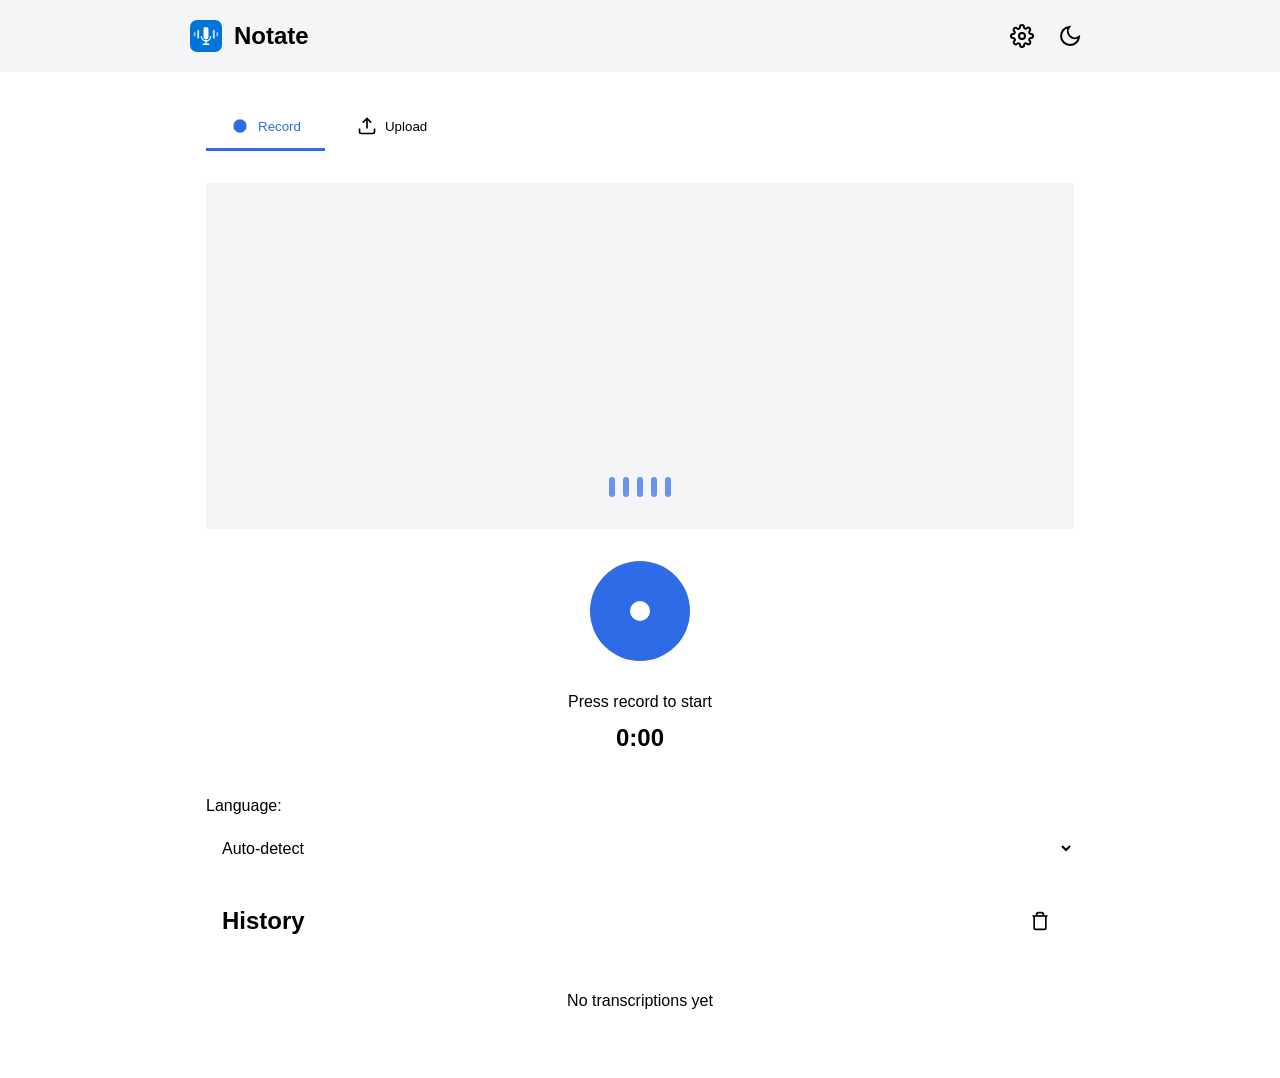
<file: docs/app.html>
<!DOCTYPE html>
<html lang="en">
<head>
    <meta charset="UTF-8">
    <meta name="viewport" content="width=device-width, initial-scale=1.0">
    <title>Notate: On-Device Transcription</title>
    <meta name="description" content="Transcribe speech, music, and audio files entirely on-device. No account, no cloud, no subscription.">
    <meta property="og:title" content="Notate: On-Device Transcription">
    <meta property="og:description" content="Voice to text, nothing leaves your device.">
    <link rel="stylesheet" href="styles.css">
    <style>.embed .navbar{display:none}.embed .main-content{padding-top:0}</style>
    <script>if(/[?&]embed\b/.test(location.search))document.documentElement.classList.add('embed')</script>
</head>
<body>
    <div class="app-container">
        <!-- Navigation -->
        <nav class="navbar">
            <div class="navbar-content">
                <div class="navbar-left">
                    <svg class="navbar-icon" viewBox="0 0 200 200" width="32" height="32"><rect width="200" height="200" rx="44" fill="#0074D9"/><rect x="23.4" y="75.4" width="11.7" height="27.3" rx="5.9" fill="#ffffff" fill-opacity="0.55"/><rect x="45.3" y="61.7" width="11.7" height="54.7" rx="5.9" fill="#ffffff" fill-opacity="0.8"/><rect x="143.0" y="61.7" width="11.7" height="54.7" rx="5.9" fill="#ffffff" fill-opacity="0.8"/><rect x="164.8" y="75.4" width="11.7" height="27.3" rx="5.9" fill="#ffffff" fill-opacity="0.55"/><rect x="84.4" y="44.1" width="31.2" height="78.1" rx="15.6" fill="#ffffff"/><rect x="95.7" y="130.1" width="8.6" height="19.5" rx="4.3" fill="#ffffff"/><rect x="78.5" y="147.3" width="43.0" height="8.6" rx="4.3" fill="#ffffff"/><path d="M71.1 100.8 a28.9 28.9 0 0 0 57.8 0" fill="none" stroke="#ffffff" stroke-width="8.6"/></svg>
                    <h1 class="navbar-title">Notate</h1>
                </div>
                <div class="navbar-right">
                    <button class="btn-icon" id="settingsBtn" title="Settings">
                        <svg width="24" height="24" viewBox="0 0 24 24" fill="none" stroke="currentColor" stroke-width="2">
                            <path d="M12 15a3 3 0 1 0 0-6 3 3 0 0 0 0 6Z"></path>
                            <path d="M19.4 15a1.65 1.65 0 0 0 .33 1.82l.06.06a2 2 0 1 1-2.83 2.83l-.06-.06a1.65 1.65 0 0 0-1.82-.33 1.65 1.65 0 0 0-1 1.51V21a2 2 0 1 1-4 0v-.09a1.65 1.65 0 0 0-1-1.51 1.65 1.65 0 0 0-1.82.33l-.06.06a2 2 0 1 1-2.83-2.83l.06-.06a1.65 1.65 0 0 0 .33-1.82 1.65 1.65 0 0 0-1.51-1H3a2 2 0 1 1 0-4h.09a1.65 1.65 0 0 0 1.51-1 1.65 1.65 0 0 0-.33-1.82l-.06-.06a2 2 0 1 1 2.83-2.83l.06.06a1.65 1.65 0 0 0 1.82.33h0a1.65 1.65 0 0 0 1-1.51V3a2 2 0 1 1 4 0v.09a1.65 1.65 0 0 0 1 1.51h0a1.65 1.65 0 0 0 1.82-.33l.06-.06a2 2 0 1 1 2.83 2.83l-.06.06a1.65 1.65 0 0 0-.33 1.82v0a1.65 1.65 0 0 0 1.51 1H21a2 2 0 1 1 0 4h-.09a1.65 1.65 0 0 0-1.51 1Z"></path>
                        </svg>
                    </button>
                    <button class="btn-icon" id="themeBtn" title="Toggle dark mode">
                        <svg width="24" height="24" viewBox="0 0 24 24" fill="none" stroke="currentColor" stroke-width="2">
                            <path d="M21 12.79A9 9 0 1 1 11.21 3 7 7 0 0 0 21 12.79z"></path>
                        </svg>
                    </button>
                </div>
            </div>
        </nav>

        <!-- Main Content -->
        <div class="main-content">
            <!-- Input Tabs -->
            <div class="tabs">
                <button class="tab-btn active" data-tab="record">
                    <svg width="20" height="20" viewBox="0 0 24 24" fill="currentColor">
                        <circle cx="12" cy="12" r="8"></circle>
                    </svg>
                    Record
                </button>
                <button class="tab-btn" data-tab="upload">
                    <svg width="20" height="20" viewBox="0 0 24 24" fill="none" stroke="currentColor" stroke-width="2">
                        <path d="M21 15v4a2 2 0 0 1-2 2H5a2 2 0 0 1-2-2v-4"></path>
                        <polyline points="17 8 12 3 7 8"></polyline>
                        <line x1="12" y1="3" x2="12" y2="15"></line>
                    </svg>
                    Upload
                </button>
            </div>

            <!-- Record Tab -->
            <section id="record-tab" class="tab-content active">
                <div class="record-section">
                    <!-- Waveform Visualization -->
                    <div class="waveform-container">
                        <canvas id="waveformCanvas"></canvas>
                        <div class="waveform-bars" id="waveformBars">
                            <div class="bar"></div>
                            <div class="bar"></div>
                            <div class="bar"></div>
                            <div class="bar"></div>
                            <div class="bar"></div>
                        </div>
                    </div>

                    <!-- Record Button -->
                    <div class="record-controls">
                        <button id="recordBtn" class="btn-record">
                            <span class="record-icon"></span>
                        </button>
                        <div class="record-status">
                            <p id="recordStatus">Press record to start</p>
                            <p id="recordTime" class="record-time">0:00</p>
                        </div>
                    </div>

                    <!-- Settings Row -->
                    <div class="settings-row">
                        <div class="setting-group">
                            <label for="languageSelect">Language:</label>
                            <select id="languageSelect" class="select-control">
                                <option value="auto">Auto-detect</option>
                                <option value="en">English</option>
                                <option value="es">Spanish</option>
                                <option value="fr">French</option>
                                <option value="de">German</option>
                                <option value="it">Italian</option>
                                <option value="pt">Portuguese</option>
                                <option value="ru">Russian</option>
                                <option value="ja">Japanese</option>
                                <option value="ko">Korean</option>
                                <option value="zh">Chinese</option>
                                <option value="ar">Arabic</option>
                            </select>
                        </div>
                    </div>
                </div>
            </section>

            <!-- Upload Tab -->
            <section id="upload-tab" class="tab-content">
                <div class="upload-section">
                    <div class="upload-area" id="uploadArea">
                        <svg width="48" height="48" viewBox="0 0 24 24" fill="none" stroke="currentColor" stroke-width="2">
                            <path d="M21 15v4a2 2 0 0 1-2 2H5a2 2 0 0 1-2-2v-4"></path>
                            <polyline points="17 8 12 3 7 8"></polyline>
                            <line x1="12" y1="3" x2="12" y2="15"></line>
                        </svg>
                        <h3>Drop audio files here</h3>
                        <p>or click to select</p>
                        <input type="file" id="fileInput" accept="audio/*" style="display:none;">
                    </div>

                    <!-- Upload Settings -->
                    <div class="settings-row">
                        <div class="setting-group">
                            <label for="uploadLanguageSelect">Language:</label>
                            <select id="uploadLanguageSelect" class="select-control">
                                <option value="auto">Auto-detect</option>
                                <option value="en">English</option>
                                <option value="es">Spanish</option>
                                <option value="fr">French</option>
                                <option value="de">German</option>
                                <option value="it">Italian</option>
                                <option value="pt">Portuguese</option>
                                <option value="ru">Russian</option>
                                <option value="ja">Japanese</option>
                                <option value="ko">Korean</option>
                                <option value="zh">Chinese</option>
                                <option value="ar">Arabic</option>
                            </select>
                        </div>
                    </div>
                </div>
            </section>

            <!-- Transcription Display -->
            <div id="transcriptionArea" class="transcription-area" style="display:none;">
                <div class="transcription-header">
                    <h2>Transcription</h2>
                    <div class="transcription-actions">
                        <button class="btn-action" id="copyBtn" title="Copy to clipboard">
                            <svg width="18" height="18" viewBox="0 0 24 24" fill="none" stroke="currentColor" stroke-width="2">
                                <path d="M16 4h2a2 2 0 0 1 2 2v14a2 2 0 0 1-2 2H6a2 2 0 0 1-2-2V6a2 2 0 0 1 2-2h2"></path>
                                <rect x="8" y="2" width="8" height="4" rx="1" ry="1"></rect>
                            </svg>
                            Copy
                        </button>
                        <button class="btn-action" id="downloadBtn" title="Download as text">
                            <svg width="18" height="18" viewBox="0 0 24 24" fill="none" stroke="currentColor" stroke-width="2">
                                <path d="M21 15v4a2 2 0 0 1-2 2H5a2 2 0 0 1-2-2v-4"></path>
                                <polyline points="7 10 12 15 17 10"></polyline>
                                <line x1="12" y1="15" x2="12" y2="3"></line>
                            </svg>
                            Download
                        </button>
                        <button class="btn-action btn-close" id="closeTranscriptionBtn" title="Close">×</button>
                    </div>
                </div>
                <div id="transcriptionText" class="transcription-text"></div>
                <p id="transcriptionMeta" class="transcription-meta"></p>
            </div>
        </div>

        <!-- History Panel -->
        <div id="historyPanel" class="history-panel">
            <div class="history-header">
                <h2>History</h2>
                <button class="btn-icon" id="clearHistoryBtn" title="Clear all history">
                    <svg width="20" height="20" viewBox="0 0 24 24" fill="none" stroke="currentColor" stroke-width="2">
                        <polyline points="3 6 5 6 21 6"></polyline>
                        <path d="M19 6v14a2 2 0 0 1-2 2H7a2 2 0 0 1-2-2V6m3 0V4a2 2 0 0 1 2-2h4a2 2 0 0 1 2 2v2"></path>
                    </svg>
                </button>
            </div>
            <div id="historyList" class="history-list">
                <p class="history-empty">No transcriptions yet</p>
            </div>
        </div>

        <!-- Settings Modal -->
        <div id="settingsModal" class="modal" style="display:none;">
            <div class="modal-content">
                <div class="modal-header">
                    <h2>Settings</h2>
                    <button class="btn-icon" id="closeSettingsBtn">×</button>
                </div>
                <div class="modal-body">
                    <div class="setting-item">
                        <label for="modelSelect">Transcription Model:</label>
                        <select id="modelSelect" class="select-control">
                            <option value="web-speech">Web Speech API (Fast, Offline)</option>
                        </select>
                        <p class="setting-description">Uses your browser's built-in speech recognition. Offline and free, but accuracy varies by browser.</p>
                    </div>
                    <div class="setting-item">
                        <button id="exportHistoryBtn" class="btn-secondary">Export History as JSON</button>
                        <button id="importHistoryBtn" class="btn-secondary">Import History</button>
                        <input type="file" id="historyFileInput" accept=".json" style="display:none;">
                    </div>
                </div>
            </div>
        </div>

        <!-- Overlay for modals -->
        <div id="modalOverlay" class="modal-overlay" style="display:none;"></div>
    </div>

    <script src="script.js"></script>
</body>
</html>
</file>
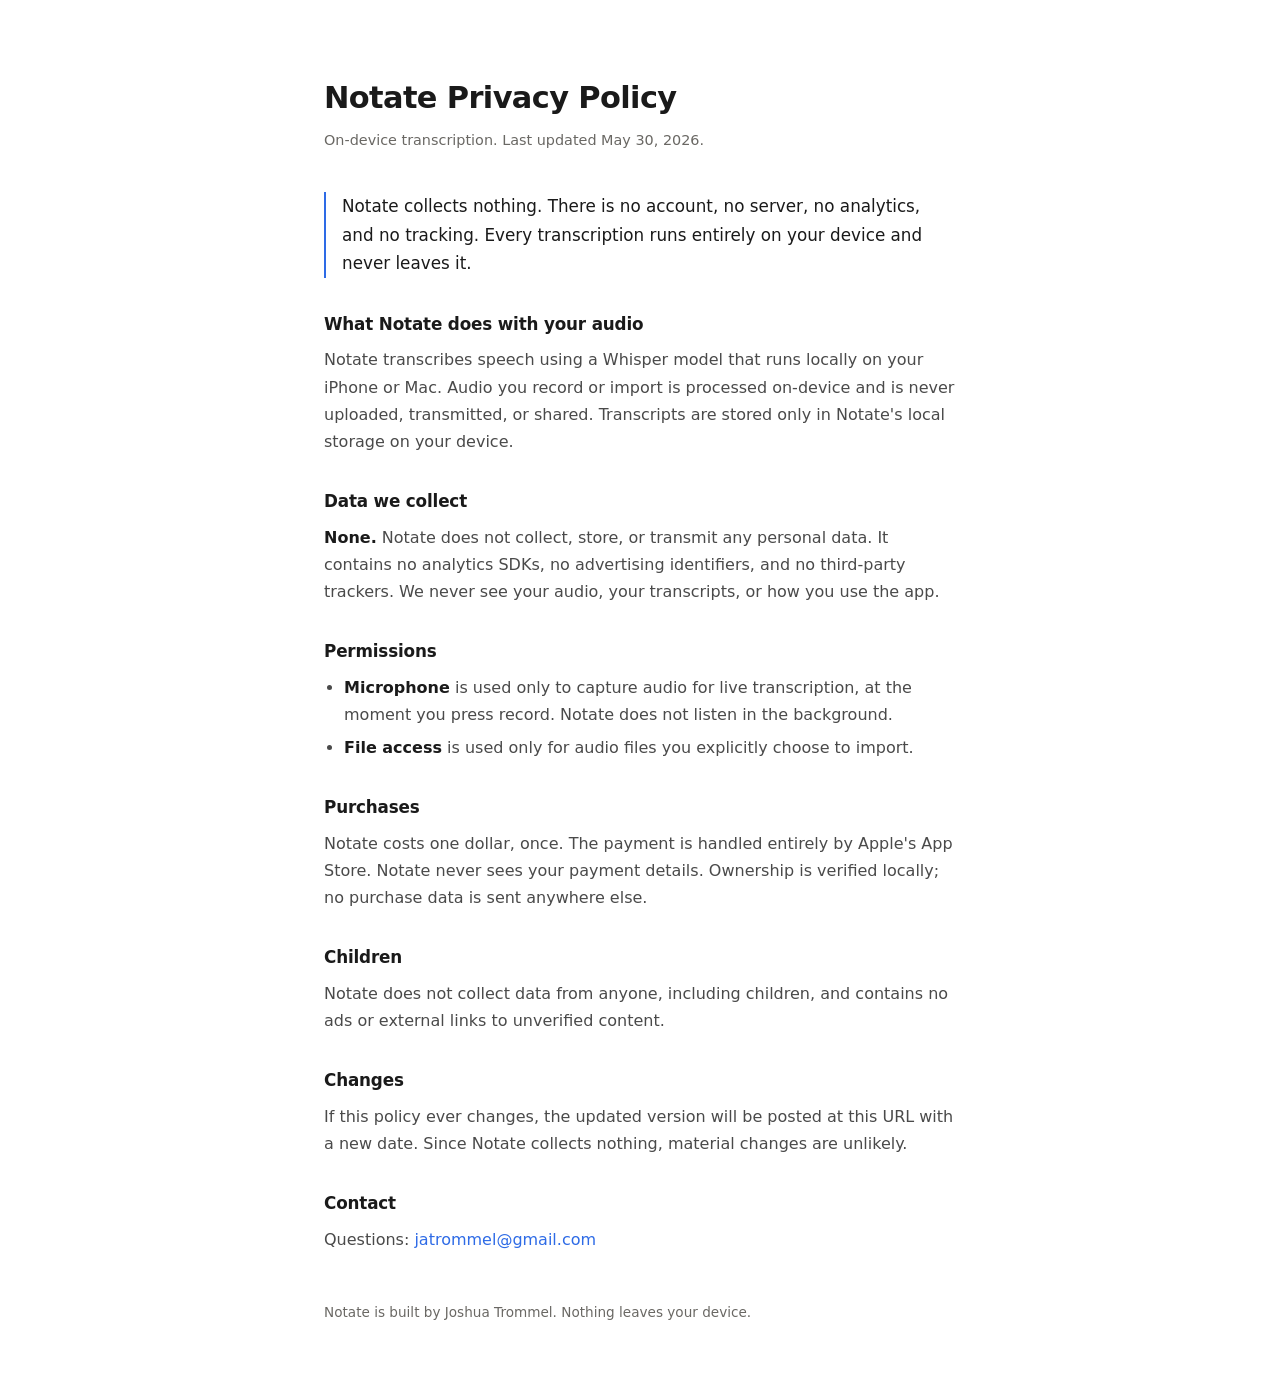
<file: docs/privacy.html>
<!DOCTYPE html>
<html lang="en">
<head>
<meta charset="UTF-8">
<meta name="viewport" content="width=device-width, initial-scale=1.0">
<title>Notate Privacy Policy</title>
<style>
  /* theme-aware, matching the landing page; was dark-only with an orange accent */
  :root {
    color-scheme: light dark;
    --p-bg: #ffffff;
    --p-text: #1a1a1a;
    --p-soft: #4a4a4a;
    --p-dim: #6a6864;
    --p-accent: #2E6BE6;
  }
  @media (prefers-color-scheme: dark) {
    :root {
      --p-bg: #0c0c0d;
      --p-text: #e8e6e3;
      --p-soft: #c4c2be;
      --p-dim: #8a8884;
      --p-accent: #7FB0FF;
    }
  }
  * { margin: 0; padding: 0; box-sizing: border-box; }
  body {
    background: var(--p-bg);
    color: var(--p-text);
    font: 16px/1.7 -apple-system, BlinkMacSystemFont, "SF Pro Text", system-ui, sans-serif;
    -webkit-font-smoothing: antialiased;
    padding: 8vh 24px;
    max-width: 680px;
    margin: 0 auto;
  }
  h1 { font-size: 1.9rem; font-weight: 700; letter-spacing: -0.02em; margin-bottom: 4px; }
  .sub { color: var(--p-dim); font-size: 0.9rem; margin-bottom: 40px; }
  h2 { font-size: 1.05rem; font-weight: 600; margin: 32px 0 8px; letter-spacing: -0.01em; }
  p { color: var(--p-soft); margin-bottom: 12px; }
  strong { color: var(--p-text); }
  ul { margin: 8px 0 12px 20px; color: var(--p-soft); }
  li { margin-bottom: 6px; }
  a { color: var(--p-accent); text-decoration: none; }
  a:hover { text-decoration: underline; }
  .lede {
    border-left: 2px solid var(--p-accent);
    padding-left: 16px;
    color: var(--p-text);
    font-size: 1.05rem;
    margin: 24px 0 8px;
  }
  footer { margin-top: 48px; color: var(--p-dim); font-size: 0.85rem; }
</style>
</head>
<body>
  <h1>Notate Privacy Policy</h1>
  <div class="sub">On-device transcription. Last updated May 30, 2026.</div>

  <p class="lede">Notate collects nothing. There is no account, no server, no analytics, and no tracking. Every transcription runs entirely on your device and never leaves it.</p>

  <h2>What Notate does with your audio</h2>
  <p>Notate transcribes speech using a Whisper model that runs locally on your iPhone or Mac. Audio you record or import is processed on-device and is never uploaded, transmitted, or shared. Transcripts are stored only in Notate's local storage on your device.</p>

  <h2>Data we collect</h2>
  <p><strong>None.</strong> Notate does not collect, store, or transmit any personal data. It contains no analytics SDKs, no advertising identifiers, and no third-party trackers. We never see your audio, your transcripts, or how you use the app.</p>

  <h2>Permissions</h2>
  <ul>
    <li><strong>Microphone</strong> is used only to capture audio for live transcription, at the moment you press record. Notate does not listen in the background.</li>
    <li><strong>File access</strong> is used only for audio files you explicitly choose to import.</li>
  </ul>

  <h2>Purchases</h2>
  <p>Notate costs one dollar, once. The payment is handled entirely by Apple's App Store. Notate never sees your payment details. Ownership is verified locally; no purchase data is sent anywhere else.</p>

  <h2>Children</h2>
  <p>Notate does not collect data from anyone, including children, and contains no ads or external links to unverified content.</p>

  <h2>Changes</h2>
  <p>If this policy ever changes, the updated version will be posted at this URL with a new date. Since Notate collects nothing, material changes are unlikely.</p>

  <h2>Contact</h2>
  <p>Questions: <a href="mailto:jatrommel@gmail.com">jatrommel@gmail.com</a></p>

  <footer>Notate is built by Joshua Trommel. Nothing leaves your device.</footer>
</body>
</html>
</file>
<file: docs/styles.css>
/* Variables & Theme, portfolio vibe (heyitsmejosh.com/tokens.css) */
@import url("https://heyitsmejosh.com/tokens.css");

:root {
    --font: var(--font-body, -apple-system, BlinkMacSystemFont, 'SF Pro Text', 'Helvetica Neue', Helvetica, Arial, sans-serif);
    /* ponytail: Notate's own blue instead of the portfolio yellow, the bright
       accent reads wrong here and fails contrast under white button text. */
    --primary: #2E6BE6;
    --primary-ink: #ffffff;
    --accent-soft: #eef3fd;
    --primary-light: var(--blue-light);
    --primary-dark: var(--navy);
    --text-primary: var(--text);
    --text-secondary: var(--text2);
    --bg-secondary: #f5f5f7; /* neutral grey, the portfolio cream read as off-brand next to the blue */
    --success: #10b981;
    --error: #ef4444;
    --radius: var(--radius-lg);
    --shadow: var(--shadow-sm);
}

/* Dark mode */
@media (prefers-color-scheme: dark) {
    :root {
        --bg: #111111;
        --bg2: #1a1a1a;
        --bg-secondary: #1a1a1a;
        --text: #e8e8f0;
        --text2: rgba(232,232,240,0.60);
        --border: rgba(232,232,240,0.10);
        --primary: #7FB0FF;
        --accent-soft: #151a26;
        --primary-ink: #111111;
        --primary-dark: var(--blue-light);
    }
}

html.dark-mode {
    --bg: #111111;
    --bg2: #1a1a1a;
    --bg-secondary: #1a1a1a;
    --text: #e8e8f0;
    --text2: rgba(232,232,240,0.60);
    --border: rgba(232,232,240,0.10);
    --primary: #7FB0FF;
    --primary-ink: #111111;
    --primary-dark: var(--blue-light);
    --accent-soft: #151a26;
}

/* Base */
* {
    margin: 0;
    padding: 0;
    box-sizing: border-box;
}

body {
    font-family: var(--font);
    color: var(--text-primary);
    background: var(--bg);
    transition: background 0.3s, color 0.3s;
    line-height: 1.6;
}

/* App Container */
.app-container {
    display: flex;
    min-height: 100vh;
    flex-direction: column;
}

/* Navbar */
.navbar {
    background: var(--bg-secondary);
    border-bottom: 1px solid var(--border);
    padding: 1rem;
    position: sticky;
    top: 0;
    z-index: 100;
    box-shadow: var(--shadow);
}

.navbar-content {
    max-width: 900px;
    margin: 0 auto;
    display: flex;
    justify-content: space-between;
    align-items: center;
}

.navbar-left {
    display: flex;
    align-items: center;
    gap: 0.75rem;
}

.navbar-icon {
    width: 32px;
    height: 32px;
}

.navbar-title {
    font-size: 1.5rem;
    font-weight: 600;
    color: var(--text-primary);
}

.navbar-right {
    display: flex;
    gap: 0.5rem;
}

/* Main Content */
.main-content {
    flex: 1;
    max-width: 900px;
    width: 100%;
    margin: 0 auto;
    padding: 2rem 1rem;
}

/* Tabs */
.tabs {
    display: flex;
    gap: 0.5rem;
    margin-bottom: 2rem;
    border-bottom: 1px solid var(--border);
}

.tab-btn {
    padding: 0.75rem 1.5rem;
    background: none;
    border: none;
    border-bottom: 3px solid transparent;
    color: var(--text-secondary);
    cursor: pointer;
    font-weight: 500;
    display: flex;
    align-items: center;
    gap: 0.5rem;
    transition: all 0.2s;
}

.tab-btn:hover {
    color: var(--primary);
}

.tab-btn.active {
    color: var(--primary);
    border-bottom-color: var(--primary);
}

/* Tab Content */
.tab-content {
    display: none;
}

.tab-content.active {
    display: block;
}

/* Record Section */
.record-section {
    display: flex;
    flex-direction: column;
    gap: 2rem;
}

.waveform-container {
    display: flex;
    flex-direction: column;
    align-items: center;
    justify-content: center;
    gap: 2rem;
    padding: 2rem;
    background: var(--bg-secondary);
    border-radius: var(--radius);
    min-height: 250px;
    position: relative;
}

#waveformCanvas {
    width: 100%;
    max-width: 400px;
    height: 150px;
}

.waveform-bars {
    display: flex;
    gap: 8px;
    align-items: flex-end;
    height: 100px;
    justify-content: center;
}

.bar {
    width: 6px;
    height: 20px;
    background: var(--primary);
    border-radius: 3px;
    transition: height 0.1s ease-out;
    opacity: 0.7;
}

.bar:nth-child(2) { transition-delay: 0.02s; }
.bar:nth-child(3) { transition-delay: 0.04s; }
.bar:nth-child(4) { transition-delay: 0.02s; }
.bar:nth-child(5) { transition-delay: 0.04s; }

/* Record Controls */
.record-controls {
    display: flex;
    flex-direction: column;
    align-items: center;
    gap: 1.5rem;
}

.btn-record {
    width: 100px;
    height: 100px;
    border-radius: 50%;
    border: none;
    background: var(--primary);
    color: white;
    cursor: pointer;
    display: flex;
    align-items: center;
    justify-content: center;
    font-weight: 600;
    font-size: 1.1rem;
    transition: all 0.2s;
    box-shadow: var(--shadow-lg);
    position: relative;
}

.btn-record:hover {
    background: var(--primary-dark);
    transform: scale(1.05);
}

.btn-record.recording {
    animation: pulse 1s infinite;
}

@keyframes pulse {
    0% { transform: scale(1); }
    50% { transform: scale(1.05); }
    100% { transform: scale(1); }
}

.record-icon {
    display: inline-block;
    width: 20px;
    height: 20px;
    background: white;
    border-radius: 50%;
}

.btn-record.recording .record-icon {
    width: 10px;
    height: 10px;
}

.record-status {
    text-align: center;
}

.record-status p {
    margin: 0.25rem 0;
    color: var(--text-secondary);
}

.record-time {
    font-size: 1.5rem;
    font-weight: 600;
    color: var(--primary);
}

/* Settings Row */
.settings-row {
    display: grid;
    grid-template-columns: repeat(auto-fit, minmax(200px, 1fr));
    gap: 1rem;
}

.setting-group {
    display: flex;
    flex-direction: column;
    gap: 0.5rem;
}

.setting-group label {
    font-weight: 500;
    color: var(--text-primary);
}

.select-control {
    padding: 0.75rem;
    border: 1px solid var(--border);
    border-radius: var(--radius);
    background: var(--bg);
    color: var(--text-primary);
    font-size: 1rem;
    cursor: pointer;
}

.select-control:focus {
    outline: none;
    border-color: var(--primary);
    box-shadow: 0 0 0 3px rgba(91, 155, 213, 0.15);
}

/* Upload Section */
.upload-section {
    display: flex;
    flex-direction: column;
    gap: 2rem;
}

.upload-area {
    border: 2px dashed var(--border);
    border-radius: var(--radius);
    padding: 3rem 2rem;
    text-align: center;
    cursor: pointer;
    transition: all 0.2s;
    background: var(--bg-secondary);
}

.upload-area:hover {
    border-color: var(--primary);
    background: rgba(91, 155, 213, 0.08);
}

.upload-area svg {
    color: var(--primary);
    margin-bottom: 1rem;
}

.upload-area h3 {
    margin-bottom: 0.5rem;
    color: var(--text-primary);
}

.upload-area p {
    color: var(--text-secondary);
}

/* Transcription Area */
.transcription-area {
    background: var(--bg-secondary);
    border-radius: var(--radius);
    padding: 2rem;
    margin-top: 2rem;
    box-shadow: var(--shadow);
}

.transcription-header {
    display: flex;
    justify-content: space-between;
    align-items: center;
    margin-bottom: 1.5rem;
}

.transcription-header h2 {
    margin: 0;
}

.transcription-actions {
    display: flex;
    gap: 0.5rem;
}

.btn-action {
    padding: 0.5rem 1rem;
    background: var(--primary);
    color: white;
    border: none;
    border-radius: var(--radius);
    cursor: pointer;
    font-size: 0.9rem;
    display: flex;
    align-items: center;
    gap: 0.5rem;
    transition: all 0.2s;
}

.btn-action:hover {
    background: var(--primary-dark);
}

.btn-action.btn-close {
    padding: 0.5rem;
    width: 32px;
    height: 32px;
    display: flex;
    align-items: center;
    justify-content: center;
    font-size: 1.5rem;
}

.transcription-text {
    font-size: 1.1rem;
    line-height: 1.8;
    margin-bottom: 1rem;
    color: var(--text-primary);
    word-break: break-word;
}

.transcription-meta {
    font-size: 0.85rem;
    color: var(--text-secondary);
}

/* History Panel */
.history-panel {
    width: 100%;
    max-width: 900px;
    margin: 0 auto;
    padding: 0 1rem 2rem;
}

.history-header {
    display: flex;
    justify-content: space-between;
    align-items: center;
    margin-bottom: 1rem;
    padding: 0 1rem;
}

.history-header h2 {
    margin: 0;
}

.history-list {
    display: flex;
    flex-direction: column;
    gap: 0.75rem;
}

.history-item {
    padding: 1rem;
    background: var(--bg-secondary);
    border-radius: var(--radius);
    cursor: pointer;
    transition: all 0.2s;
}

.history-item:hover {
    background: var(--border);
}

.history-item-text {
    color: var(--text-primary);
    margin-bottom: 0.5rem;
    line-height: 1.5;
    display: -webkit-box;
    -webkit-line-clamp: 2;
    -webkit-box-orient: vertical;
    overflow: hidden;
}

.history-item-date {
    font-size: 0.85rem;
    color: var(--text-secondary);
}

.history-item-actions {
    display: flex;
    gap: 0.5rem;
    margin-top: 0.5rem;
}

.btn-icon-small {
    padding: 0.25rem 0.5rem;
    background: var(--primary);
    color: white;
    border: none;
    border-radius: 4px;
    cursor: pointer;
    font-size: 0.75rem;
    transition: all 0.2s;
}

.btn-icon-small:hover {
    background: var(--primary-dark);
}

.history-empty {
    text-align: center;
    color: var(--text-secondary);
    padding: 2rem;
}

/* Buttons */
.btn-icon {
    padding: 0.5rem;
    background: none;
    border: none;
    color: var(--text-primary);
    cursor: pointer;
    display: flex;
    align-items: center;
    justify-content: center;
    border-radius: var(--radius);
    transition: all 0.2s;
}

.btn-icon:hover {
    background: var(--bg-secondary);
    color: var(--primary);
}

.btn-secondary {
    padding: 0.75rem 1.5rem;
    background: var(--primary);
    color: white;
    border: none;
    border-radius: var(--radius);
    cursor: pointer;
    font-weight: 500;
    transition: all 0.2s;
    width: 100%;
    margin-top: 0.5rem;
}

.btn-secondary:hover {
    background: var(--primary-dark);
}

/* Modal */
.modal-overlay {
    position: fixed;
    top: 0;
    left: 0;
    right: 0;
    bottom: 0;
    background: rgba(0, 0, 0, 0.5);
    z-index: 999;
}

.modal {
    position: fixed;
    top: 50%;
    left: 50%;
    transform: translate(-50%, -50%);
    z-index: 1000;
    max-width: 500px;
    width: 90%;
}

.modal-content {
    background: var(--bg);
    border-radius: var(--radius);
    box-shadow: var(--shadow-lg);
    overflow: hidden;
}

.modal-header {
    padding: 1.5rem;
    border-bottom: 1px solid var(--border);
    display: flex;
    justify-content: space-between;
    align-items: center;
}

.modal-header h2 {
    margin: 0;
}

.modal-body {
    padding: 1.5rem;
    max-height: 70vh;
    overflow-y: auto;
}

.setting-item {
    margin-bottom: 1.5rem;
}

.setting-item label {
    display: block;
    font-weight: 500;
    margin-bottom: 0.5rem;
    color: var(--text-primary);
}

.setting-description {
    font-size: 0.85rem;
    color: var(--text-secondary);
    margin-top: 0.5rem;
}

/* Responsive */
@media (max-width: 768px) {
    .navbar-left {
        gap: 0.5rem;
    }

    .navbar-title {
        font-size: 1.25rem;
    }

    .main-content {
        padding: 1rem 0.75rem;
    }

    .tabs {
        margin-bottom: 1.5rem;
    }

    .tab-btn {
        padding: 0.5rem 1rem;
        font-size: 0.9rem;
    }

    .btn-record {
        width: 80px;
        height: 80px;
    }

    .waveform-container {
        min-height: 200px;
    }

    .transcription-area {
        padding: 1.5rem;
    }

    .transcription-header {
        flex-direction: column;
        align-items: flex-start;
        gap: 1rem;
    }

    .transcription-actions {
        width: 100%;
        gap: 0.5rem;
    }

    .btn-action {
        flex: 1;
        justify-content: center;
    }

    .settings-row {
        grid-template-columns: 1fr;
    }
}

@media (max-width: 480px) {
    .navbar-content {
        padding: 0 0.5rem;
    }

    .navbar-title {
        font-size: 1rem;
    }

    .main-content {
        padding: 1rem 0.5rem;
    }

    .modal {
        width: 95%;
    }

    .history-item {
        padding: 0.75rem;
    }

    .btn-record {
        width: 70px;
        height: 70px;
        font-size: 0.9rem;
    }

    .record-time {
        font-size: 1.2rem;
    }

    .tab-btn {
        padding: 0.5rem 0.75rem;
        font-size: 0.8rem;
    }

    .transcription-text {
        font-size: 1rem;
    }
}

/* Animations */
@keyframes fadeIn {
    from {
        opacity: 0;
        transform: translateY(10px);
    }
    to {
        opacity: 1;
        transform: translateY(0);
    }
}

.history-item {
    animation: fadeIn 0.3s ease-out;
}

/* Utilities */
.hidden {
    display: none !important;
}

/* Landing page, matches the house landing style (see bookrank/index.html):
   tinted hero band, 760px column, pill buttons, feature grid, closing CTA. */
.container { max-width: 760px; margin: 0 auto; padding: 0 1.5rem; }

.landing-hero {
    position: relative;
    overflow: hidden;
    isolation: isolate;
    background: var(--accent-soft);
    padding: 5.5rem 1.5rem 4.5rem;
    text-align: center;
}

/* Animated hero wall, the same drifting card wall the other project landing
   pages use. No canvas; CSS transforms only, and it stops dead under
   prefers-reduced-motion. */
.hero-wall {
    position: absolute; inset: -8%; z-index: 0;
    display: grid; grid-auto-flow: column; grid-auto-columns: 1fr; gap: 10px;
    opacity: 0.55;
    pointer-events: none; user-select: none;
}
.wall-col { display: flex; min-width: 0; flex-direction: column; gap: 10px; }
.wall-col.up   { animation: wall-up   var(--dur) linear infinite; }
.wall-col.down { animation: wall-down var(--dur) linear infinite; }
@keyframes wall-up   { from { transform: translateY(0); }    to { transform: translateY(-50%); } }
@keyframes wall-down { from { transform: translateY(-50%); } to { transform: translateY(0); } }

.wall-card {
    aspect-ratio: 5/3; border-radius: 6px; display: flex;
    flex-direction: column; align-items: center; justify-content: center;
    gap: 0.2rem; padding: 0.45rem; text-align: center; overflow: hidden;
    background: var(--bg2); border: 1px solid var(--border);
}
.wall-card b { font-size: 0.78rem; font-weight: 600; color: var(--text); line-height: 1.15; }
.wall-card span { font-size: 0.62rem; color: var(--text2); line-height: 1.1; }

/* keeps the headline readable over the wall, in either theme */
.hero-scrim {
    position: absolute; inset: 0; z-index: 1; pointer-events: none;
    background:
        radial-gradient(ellipse 55% 60% at 50% 45%, var(--bg) 20%, transparent 80%),
        linear-gradient(var(--bg), transparent 30%, transparent 62%, var(--bg) 96%),
        color-mix(in srgb, var(--bg) 50%, transparent);
}

.hero-copy { position: relative; z-index: 2; max-width: 640px; margin: 0 auto; }

@media (prefers-reduced-motion: reduce) {
    .wall-col { animation: none; }
}

.landing-hero img {
    border-radius: 22px;
    margin: 0 auto 1.75rem;
    display: block;
}

.landing-hero h1 {
    font-size: clamp(2.25rem, 6.5vw, 3.5rem);
    font-weight: 700;
    letter-spacing: -0.025em;
    line-height: 1.08;
    margin-bottom: 0.85rem;
}

.landing-hero p {
    color: var(--text-secondary);
    font-size: clamp(1.05rem, 2.4vw, 1.25rem);
    max-width: 34rem;
    margin: 0 auto 2.25rem;
}

.landing-ctas {
    display: flex;
    gap: 0.75rem;
    justify-content: center;
    flex-wrap: wrap;
}

.btn {
    display: inline-block;
    padding: 0.7rem 1.5rem;
    border-radius: 100px;
    font-size: 0.98rem;
    font-weight: 600;
    border: 1.5px solid transparent;
    text-decoration: none;
    transition: transform 0.15s ease, opacity 0.15s ease, border-color 0.15s ease;
}
.btn:hover { transform: translateY(-1px); }

.btn-primary { background: var(--primary); color: var(--primary-ink); }
.btn-primary:hover { opacity: 0.9; }

.btn-outline { border-color: var(--border); color: var(--text-primary); background: var(--bg); }
.btn-outline:hover { border-color: var(--primary); color: var(--primary); }

/* visible keyboard focus, the default outline is lost against the wall */
a:focus-visible {
    outline: 2px solid var(--primary);
    outline-offset: 3px;
    border-radius: 4px;
}
a.skip { position: absolute; left: -9999px; }
a.skip:focus {
    position: fixed; left: 1rem; top: 1rem; z-index: 99;
    padding: 0.5rem 0.9rem; background: var(--bg2);
    border: 1px solid var(--border); border-radius: var(--radius-sm);
    color: var(--text-primary); text-decoration: none;
}

.landing-features, .closing { padding: 4rem 0; }

.landing-features h2, .closing h2 {
    font-size: clamp(1.5rem, 3.6vw, 2rem);
    font-weight: 700;
    letter-spacing: -0.02em;
    margin-bottom: 2.25rem;
    text-align: center;
}

.grid {
    display: grid;
    grid-template-columns: repeat(auto-fit, minmax(220px, 1fr));
    gap: 1.5rem;
}

.feature {
    background: var(--bg2);
    border: 1px solid var(--border);
    border-radius: 14px;
    padding: 1.4rem;
}
.feature h3 { font-size: 1rem; font-weight: 650; margin-bottom: 0.4rem; }
.feature p { color: var(--text-secondary); font-size: 0.93rem; }

.closing {
    background: var(--bg2);
    border-top: 1px solid var(--border);
    text-align: center;
}
.closing h2 { margin-bottom: 0.85rem; }
.closing p { color: var(--text-secondary); max-width: 34rem; margin: 0 auto 1.75rem; }

.landing-footer {
    padding: 2.5rem 0 3.5rem;
    text-align: center;
    color: var(--text-secondary);
    font-size: 0.9rem;
}
.landing-footer p + p { margin-top: 0.35rem; }
.landing-footer a { color: var(--primary); text-decoration: none; }
.landing-footer a:hover { text-decoration: underline; }


/* detailed footer, ported from Joshua Tree */
footer.foot{margin:72px 0 0;padding:0 0 32px;border:0;background:none;text-align:left;font-size:13px;color:var(--text2)}
footer.foot .foot-rule{display:flex;align-items:center;gap:16px;max-width:880px;margin:0 auto;padding:14px 20px 28px;font-size:13px;letter-spacing:.06em;font-weight:500;color:var(--text2)}
footer.foot .foot-rule::before{content:"";order:1;flex:1;height:1px;background:var(--border)}
footer.foot .foot-rule>:first-child{order:0}footer.foot .foot-rule>:last-child{order:2}
@media (max-width:520px){footer.foot .foot-rule{flex-wrap:wrap;justify-content:center;gap:10px 16px}footer.foot .foot-rule::before{order:-1;flex-basis:100%}}
.foot-dir{display:grid;grid-template-columns:repeat(4,1fr);gap:28px 24px;max-width:880px;margin:0 auto;padding:0 20px 28px;text-align:left}
.foot-col h3{margin:0 0 8px;font-size:12px;font-weight:600;color:var(--text);letter-spacing:.02em;line-height:1.3}
.foot-col ul{list-style:none;margin:0;padding:0}
.foot-col a{position:relative;display:inline-block;padding:5px 0;margin:0;color:var(--text2);text-decoration:none;font-size:13px;line-height:1.35}
.foot-col a::after{content:"";position:absolute;top:50%;left:0;transform:translateY(-50%);width:100%;height:44px;min-width:44px}
.foot-col a:hover{color:var(--text);text-decoration:underline}
.foot-bar{max-width:880px;margin:0 auto;padding:18px 20px 0;border-top:1px solid var(--border)}
.foot-bar .foot-meta{margin:0;text-align:left;color:var(--text2);font-size:12.5px;line-height:1.9}
.foot-bar .foot-meta a{color:var(--text2)}
@media (max-width:700px){.foot-dir{grid-template-columns:repeat(2,1fr)}}

@media (max-width: 640px) {
    /* ponytail: keep the wall on phones, just quieter behind the copy */
    .hero-wall { opacity: 0.35; gap: 8px; }
    .landing-hero { padding: 3.5rem 1.25rem 3rem; }
}
</file>
